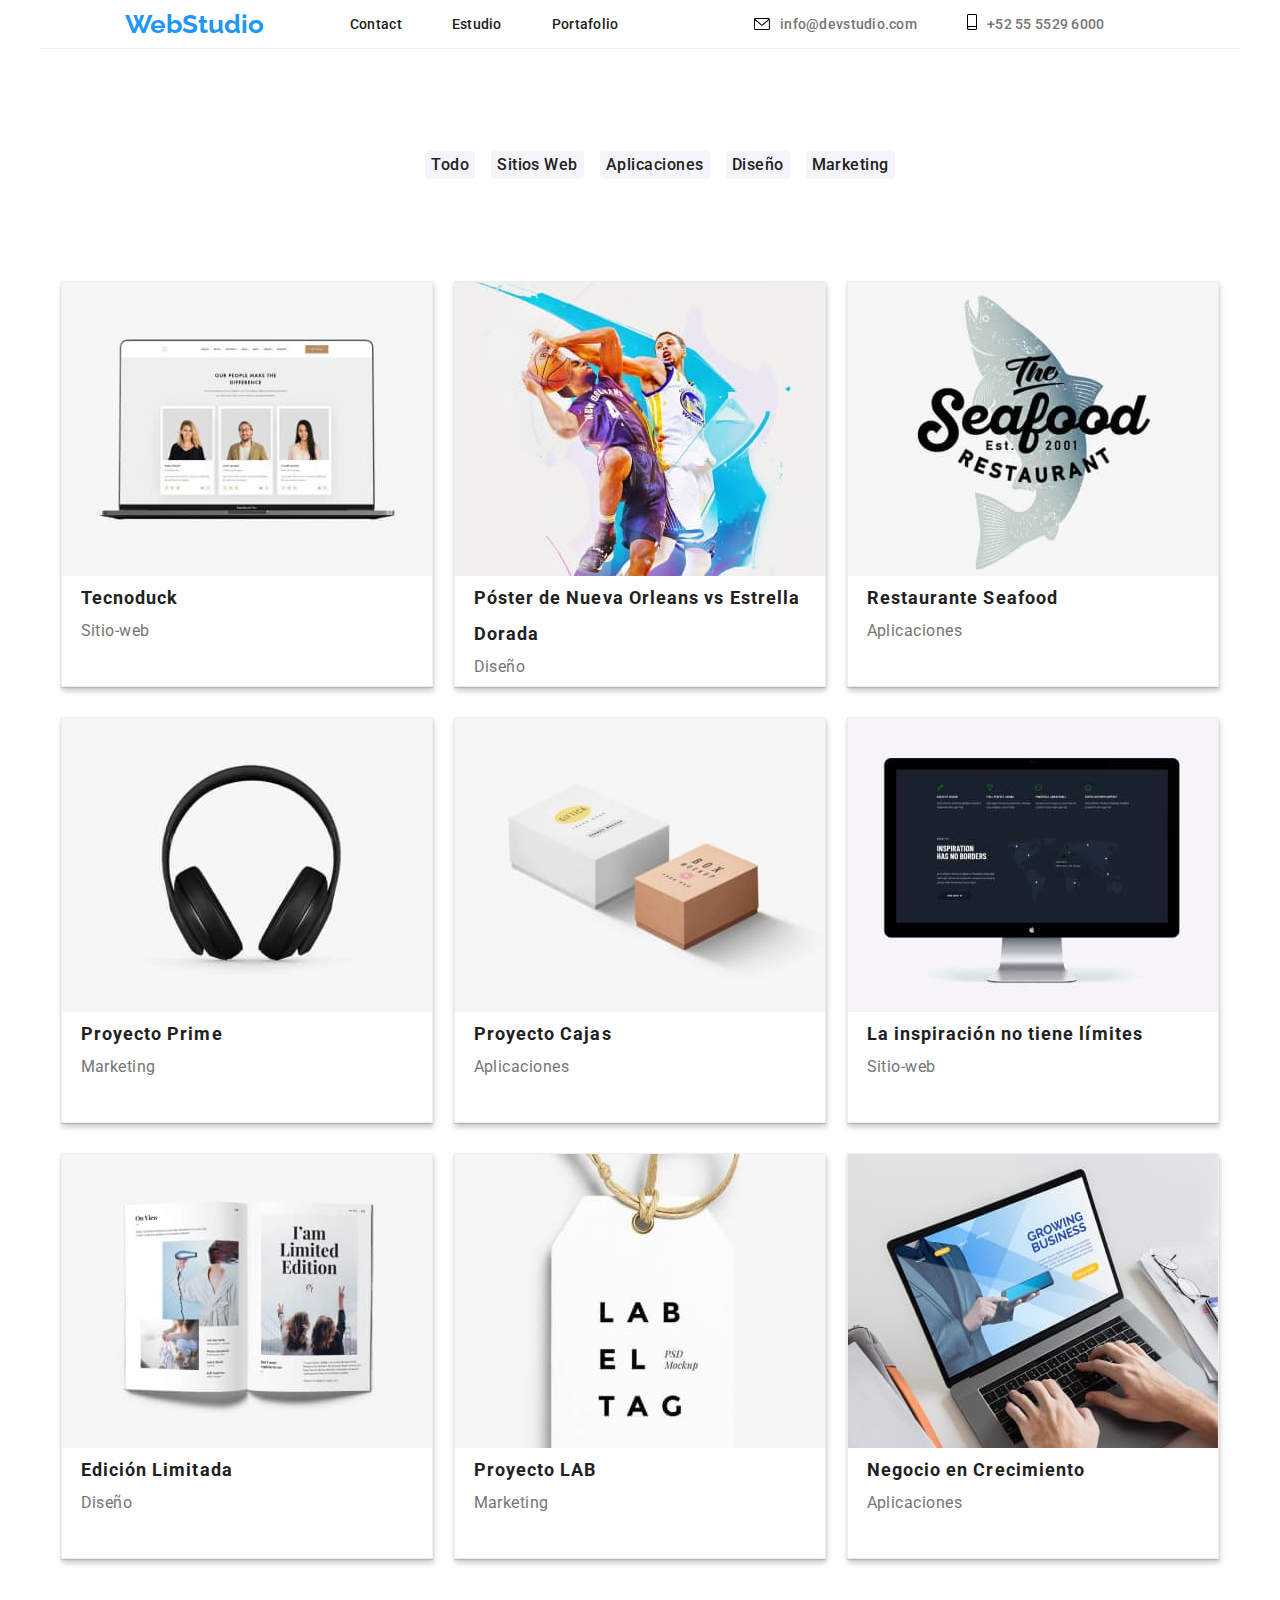
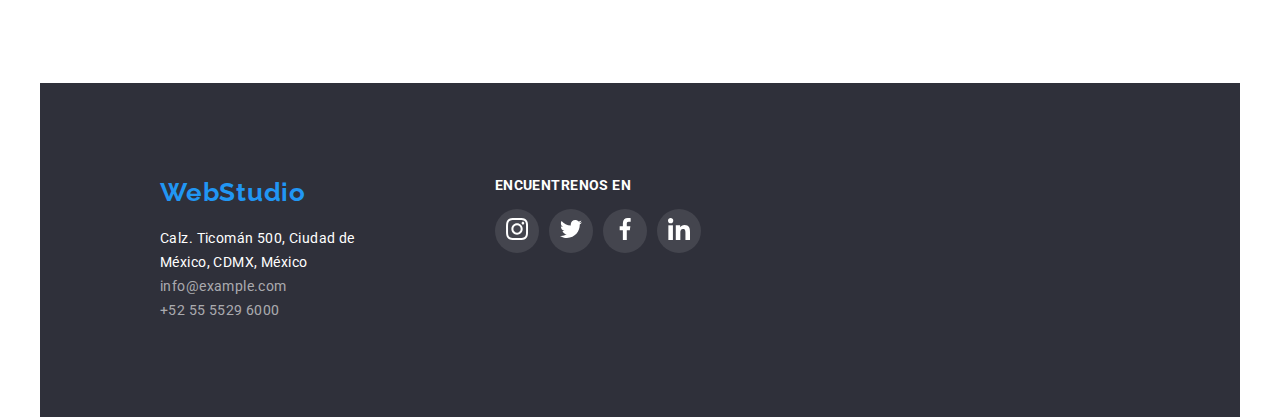
<file: portfolio.html>
<!DOCTYPE html>
<html lang="en">
  <head>
    <meta charset="UTF-8" />
    <meta http-equiv="X-UA-Compatible" content="IE=edge" />
    <meta name="viewport" content="width=device-width, initial-scale=1.0" />
    <link rel="stylesheet" href="css/styles.css" />
    <title>Potafolio</title>
  </head>

  <body>
    <div class="container">
    <header class="site-header">
      <a class="logoPrincipal" href="index.html">WebStudio</a>

      <nav class="nav">
        <ul class="list-container">
          <li>
            <a class="list-item" href="contact.html">Contact</a>
          </li>
          <li>
            <a class="list-item" href="studio.html">Estudio</a>
          </li>
          <li>
            <a class="list-item" href="portfolio.html">Portafolio</a>
          </li>
        </ul>
      </nav>

      <div class="headercontact">
        <aside>
          <svg class="icon-sobre">
            <use href="./images/sprites.svg#icon-sobre-activable">
          </svg>
        </aside>
        <a href="mailto:info@devstudio.com">info@devstudio.com</a>
        <aside>
          <svg class="icon-smarthphone">
            <use href="./images/sprites.svg#icon-telefonointeligente">
          </svg>
        </aside>
        <a href="tel:+525555296000">+52 55 5529 6000</a>
      </div>
    </header>

      <main>
        <section class="filterportfolio section">
          <ul class="filterportfolio">
            <li>
              <button class="buttonsmainportfolio" type="button">Todo</button>
            </li>
            <li>
              <button class="buttonsmainportfolio" type="button">
                Sitios Web
              </button>
            </li>
            <li>
              <button class="buttonsmainportfolio" type="button">
                Aplicaciones
              </button>
            </li>
            <li>
              <button class="buttonsmainportfolio" type="button">Diseño</button>
            </li>
            <li>
              <button class="buttonsmainportfolio" type="button">
                Marketing
              </button>
            </li>
          </ul>
        </section>
        <section class="section">
          <div class="products">
            <div class="cardproducts">
              <img
                src="images/Tecnoduck.jpg"
                alt="Productos"
                width="370"
              />
              <p class="tittleproducts">Tecnoduck</p>
              <p class="areaproduct">Sitio-web</p>
            </div>
            <div class="cardproducts">
              <img
                src="images/posternewo.jpg"
                alt="Productos"
                width="370"
              />
              <p class="tittleproducts">Póster de Nueva Orleans vs Estrella Dorada</p>
              <p class="areaproduct">Diseño</p>
            </div>
            <div class="cardproducts">
              <img
                src="images/restaurante.jpg"
                alt="Productos"
                width="370"
              />
              <p class="tittleproducts">Restaurante Seafood</p>
              <p class="areaproduct">Aplicaciones</p>
            </div>
            <div class="cardproducts">
              <img
                src="images/prime.jpg"
                alt="Productos"
                width="370"
              />
              <p class="tittleproducts">Proyecto Prime</p>
              <p class="areaproduct">Marketing</p>
            </div>
            <div class="cardproducts">
              <img
                src="images/cajas.jpg"
                alt="Productos"
                width="370"
              />
              <p class="tittleproducts">Proyecto Cajas</p>
              <p class="areaproduct">Aplicaciones</p>
            </div>
            <div class="cardproducts">
              <img
                src="images/display.jpg"
                alt="Productos"
                width="370"
              />
              <p class="tittleproducts">La inspiración no tiene límites</p>
              <p class="areaproduct">Sitio-web</p>
            </div>
            <div class="cardproducts">
              <img
                src="images/revista.jpg"
                alt="Productos"
                width="370"
              />
              <p class="tittleproducts">Edición Limitada</p>
              <p class="areaproduct">Diseño</p>
            </div>
            <div class="cardproducts">
              <img
                src="images/LAB.jpg"
                alt="Productos"
                width="370"
              />
              <p class="tittleproducts">Proyecto LAB</p>
              <p class="areaproduct">Marketing</p>
            </div>
            <div class="cardproducts">
              <img
                src="images/portatil.jpg"
                alt="Productos"
                width="370"
              />
              <p class="tittleproducts">Negocio en Crecimiento</p>
              <p class="areaproduct">Aplicaciones</p>
            </div>
          </div>
        </section>
      </main>

    <footer class="footer section">
      <div class="contentfooter">
        <a class="footerlogo" href="">WebStudio</a><br />
        <address class="address">
          Calz. Ticomán 500, Ciudad de<br />
          México, CDMX, México<br />

          <ul class="list-footer">
            <li>
              <a class="contactfooter" href="mailto:info@example.com">info@example.com</a><br />
            </li>
            <li>
              <a class="contactfooter" href="tel:+525555296000 ">+52 55 5529 6000</a>
            </li>
          </ul>
        </address>
      </div>

      <div class="socialfooter">

        <h3>ENCUENTRENOS EN</h3>

        <div>
          <ul class="listsocialfooter">
            <li>
              <aside>
                <svg class="icons-socialfooter">
                  <use href="./images/sprites.svg#icon-instagram">
                </svg>
              </aside>
            </li>
            <li>
              <aside>
                <svg class="icons-socialfooter">
                  <use href="./images/sprites.svg#icon-twitter">
                </svg>
              </aside>
            </li>
            <li>
              <aside>
                <svg class="icons-socialfooter">
                  <use href="./images/sprites.svg#icon-facebook">
                </svg>
              </aside>
            </li>
            <li>
              <aside>
                <svg class="icons-socialfooter">
                  <use href="./images/sprites.svg#icon-linkedin">
                </svg>
              </aside>
            </li>
          </ul>
        </div>
      </div>

  </footer>
    </div>
  </body>
</html>
</file>
<file: css/styles.css>
@import url("https://fonts.googleapis.com/css2?family=Raleway:ital,wght@0,700;1,700&family=Roboto:ital,wght@0,400;0,500;0,700;0,900;1,400;1,500;1,700;1,900&display=swap");
body {
  font-family: system-ui, -apple-system, BlinkMacSystemFont, "Segoe UI", Roboto,
    Oxygen, Ubuntu, Cantarell, "Open Sans", "Helvetica Neue", sans-serif;
  background: #ffffff;
  color: #212121;
  margin: auto;
  max-width: 1200px;
  font-family: "Roboto";
}

/* ESTILOS INDEX */

/*  HEADER */

.nav {
  display: flex;
  justify-content: center;
}

.site-header {
  display: flex;
  margin: auto;
  border-bottom: 1px solid #ececec;
  flex-wrap: wrap;
  justify-content: space-evenly;
  align-items: center;
  border-bottom: 1px solid #ececec;
}

/* Logo header */
.logoPrincipal {
  font-family: "Raleway";
  font-style: normal;
  font-weight: 700;
  font-size: 26px;
  text-decoration: none;
  color: #2196f3;
}

/* navegacion header */
.list-container {
  display: flex;
  list-style: none;
  flex-wrap: wrap;
  padding: 0%;
}

.list-item {
  display: flex;
  font-family: "Roboto";
  text-decoration: none;
  font-style: normal;
  font-weight: 500;
  font-size: 14px;
  line-height: 16px;
  letter-spacing: 0.02em;
  color: #212121;
  text-align: start;
  margin-right: 50px;
}

.list-item:hover {
  font-family: "Roboto";
  font-style: normal;
  font-weight: 500;
  font-size: 14px;
  line-height: 16px;
  letter-spacing: 0.02em;
  color: #2196f3;
}

/* contacto header  */
.headercontact {
  display: flex;
  justify-content: space-evenly;
  align-items: center;
  flex-wrap: wrap;
}
.headercontact:hover {
  fill: #2196f3;
  color: #2196f3;
}
.headercontact a {
  display: flex;
  font-family: "Roboto";
  text-decoration: none;
  font-style: normal;
  font-weight: 500;
  font-size: 14px;
  line-height: 16px;
  letter-spacing: 0.02em;
  color: #757575;
  margin-right: 50px;
  padding: 15px 0px;
}

.headercontact a:hover {
  font-family: "Roboto";
  font-style: normal;
  font-weight: 500;
  font-size: 14px;
  line-height: 16px;
  letter-spacing: 0.02em;
  color: #2196f3;
}

.icon-sobre {
  margin-right: 10px;
  height: 12px;
  width: 16px;
}

.icon-smarthphone {
  margin-right: 10px;
  height: 16px;
  width: 10px;
}

/* HERO */

.herocontainer {
  display: flex;
  flex-flow: column wrap;
  justify-content: space-around;
  padding: 0;
  margin: 0;
  width: 100%;
  background-image: url(../images/hero.jpg);
  background-color: rgba(47, 48, 58, 0.4);
  flex-wrap: wrap;
  justify-content: center;
  align-items: center;
}

.herocontent {
  display: flex;
  flex-direction: column;
  align-items: center;
}
.tittlehero {
  display: flex;
  font-family: "Roboto";
  font-style: normal;
  font-weight: 900;
  font-size: 44px;
  line-height: 136%;
  text-align: center;
  letter-spacing: 0.06em;
  text-transform: uppercase;
  color: #ffffff;
}

.buttonhero {
  display: flex;
  justify-content: center;
  align-items: center;
  padding: 10px 32px;
  gap: 10px;
  width: 261px;
  height: 50px;
  background: #2196f3;
  box-shadow: 0px 4px 4px rgba(0, 0, 0, 0.15);
  border-radius: 4px;
  color: #ffffff;
  border: none;
}

/* CUALIDADES */

.qualitiescontainer {
  display: flex;
  justify-content: space-around;
}

.qualitieslist {
  display: flex;
  flex-flow: row wrap;
  padding: 0;
  list-style: none;
  justify-content: space-evenly;
}

.qualitiesitem {
  width: 270px;
  height: 150px;
  margin: 10px;
  line-height: 150px;
  color: white;
  font-weight: bold;
  font-size: 3em;
  text-align: center;
  font-family: "Roboto";
  font-style: normal;
  font-weight: 400;
  font-size: 14px;
  line-height: 171%;
  letter-spacing: 0.03em;
  color: #757575;
}
.icons-qualitiescontainer {
  display: flex;
  justify-content: space-around;
}

.icons-qualitieslist {
  display: flex;
  flex-flow: row wrap;
  padding: 0;
  justify-content: space-evenly;
}

.icons-qualitiesitem {
  display: flex;
  width: 270px;
  height: 120px;
  margin: 10px;
  justify-content: space-around;
  align-items: center;
  background: #f5f4fa;
  border-radius: 4px;
}
.icons-qualitiesitem svg {
  display: flex;
  width: 70px;
  height: 70px;
}

.qualitiesitem p {
  text-align: left;
  font-family: "Roboto";
  font-style: normal;
  font-weight: 400;
  font-size: 14px;
  line-height: 171%;

  letter-spacing: 0.03em;

  color: #757575;
}

.qualitiesitem h4 {
  text-align: left;
  font-family: "Roboto";
  font-style: normal;
  font-weight: 700;
  font-size: 14px;
  line-height: 16px;
  letter-spacing: 0.03em;
  text-transform: uppercase;

  color: #212121;
}

/* SERVICIOS */

.services {
  display: flex;
  flex-basis: auto;
  justify-content: center;
  flex-wrap: wrap;
}

.services div {
  display: flex;
  justify-content: space-evenly;
  flex-wrap: wrap;
}
.services div img {
  width: 300px;
  height: 300px;
  margin-bottom: 10px;
}

.tittleservices {
  display: flex;
  justify-content: center;
  width: 100%;
  font-family: "Roboto";
  font-style: normal;
  font-weight: 700;
  font-size: 36px;
  line-height: 42px;
  text-align: center;
  letter-spacing: 0.03em;
  color: #212121;
}

.servicesimg {
  display: flex;
  align-items: center;
  justify-content: center;
  width: 1173px;
}

.servicesimg img {
  display: flex;
  width: 373.16px;
  height: 323.7px;
}

/* TARJETAS PERFIL */
.ustittle {
  font-family: "Roboto";
  font-style: normal;
  font-weight: 700;
  font-size: 36px;
  line-height: 42px;
  text-align: center;
  letter-spacing: 0.03em;
  color: #212121;
  width: 100%;
}

.profilecontainer {
  display: flex;
  justify-content: space-evenly;
  flex-wrap: wrap;
  background: #f5f4fa;
}

.cardprofile {
  width: 270px;
  height: 428px;
  border-radius: 0px;
  background: #ffffff;
  box-shadow: 0px 1px 3px rgba(0, 0, 0, 0.12), 0px 1px 1px rgba(0, 0, 0, 0.14),
    0px 2px 1px rgba(0, 0, 0, 0.2);
  border-radius: 0px 0px 4px 4px;
  margin-bottom: 5%;
}

.cardprofile img {
  width: 270px;
  height: 260px;
}

.personname {
  font-family: "Roboto";
  font-style: normal;
  font-weight: 500;
  font-size: 16px;
  line-height: 19px;
  text-align: center;
  letter-spacing: 0.03em;
  color: #212121;
}

.personposition {
  font-family: "Roboto";
  font-style: normal;
  font-weight: 400;
  font-size: 16px;
  line-height: 19px;
  text-align: center;
  letter-spacing: 0.03em;
  color: #757575;
}

.socialprofiles {
  display: flex;
  flex-direction: row;
  list-style: none;
  justify-content: space-around;
  margin: auto;
  padding: 10px;
}

.socialprofiles li {
  display: flex;
  justify-content: center;
  align-items: center;
  width: 44px;
  height: 44px;
  margin-right: 10px;
  border-radius: 100%;
}

.socialprofiles li:hover {
  background-color: #2196f3;
  display: flex;
  justify-content: center;
  align-items: center;
  width: 44px;
  height: 44px;
  margin-right: 10px;
  border-radius: 100%;
}

.icons-socialprofiles {
  width: 20px;
  height: 20px;

  padding: 44px;
  fill: #afb1b8;
}
.icons-socialprofiles:hover {
  width: 20px;
  height: 20px;
  fill: #ffffff;
}

/* CLIENTES */

.icons-clientscontainer {
  display: flex;
  justify-content: space-around;
}

.icons-clientslist {
  display: flex;
  flex-flow: row wrap;
  padding: 0;
  justify-content: space-evenly;
}

.icons-clientsitem {
  display: flex;
  width: 170px;
  height: 81px;
  margin: 10px;
  justify-content: space-around;
  align-items: center;
  box-sizing: border-box;
  border: 1px solid #afb1b8;
  border-radius: 4px;
}

.icons-clientsitem:hover {
  border: 1px solid #2196f3;
  fill: #2196f3;
}

.icons-clientsitem svg {
  fill: #afb1b8;
  display: flex;
  width: 70px;
  height: 70px;
  padding: 41px 85px;
}

.icons-clientsitem svg:hover {
  fill: #2196f3;
  display: flex;
  width: 70px;
  height: 70px;
  padding: 41px 85px;
}
/* FOOTER */

.footer {
  display: flex;
  flex-wrap: wrap;
  background: #2f303a;
  padding: 60px 0 47px 0px;
}

.contentfooter {
  display: flex;
  flex-direction: column;
  align-items: flex-start;
  margin: 0px 20px 0 10%;
}

.socialfooter {
  display: flex;
  flex-basis: 20%;
  flex-direction: column;
  list-style: none;

  margin: 0px 20px 0 10%;
}

.socialfooter h3 {
  font-family: "Roboto";
  font-style: normal;
  font-weight: 700;
  font-size: 14px;
  line-height: 16px;
  letter-spacing: 0.03em;
  text-transform: uppercase;
  color: #ffffff;
  margin: 0;
}

.listsocialfooter {
  display: flex;
  flex-direction: row;
  list-style: none;
  padding: 0;
}

.listsocialfooter li {
  display: flex;
  justify-content: center;
  align-items: center;
  width: 44px;
  height: 44px;
  background: rgba(255, 255, 255, 0.1);
  margin-right: 10px;
  border-radius: 100%;
}

.listsocialfooter li:hover {
  display: flex;
  justify-content: center;
  align-items: center;
  width: 44px;
  height: 44px;
  background: #2196f3;
  margin-right: 10px;
  border-radius: 100%;
}

.icons-socialfooter {
  width: 22px;
  height: 22px;
  fill: #ffffff;
}

.footerlogo {
  display: flex;
  flex-wrap: wrap;
  font-family: "Raleway";
  font-style: normal;
  text-decoration: none;
  font-weight: 700;
  font-size: 26px;
  line-height: 31px;
  letter-spacing: 0.03em;
  color: #2196f3;
}

.address {
  font-family: "Roboto";
  text-decoration: none;
  font-style: normal;
  font-weight: 400;
  font-size: 14px;
  line-height: 171%;
  letter-spacing: 0.03em;
  color: #ffffff;
}
.list-footer {
  display: flex;
  flex-direction: column;
  flex-wrap: wrap;
  list-style: none;
  padding: 0;
  margin: 0%;
}

.contactfooter {
  color: rgba(255, 255, 255, 0.6);
  text-decoration: none;
}

/* ESTILOS PORTAFOLIO */

.container {
  max-width: 1200px;
}

.section {
  padding: 94px 0px;
}

.portfoliocontainer {
  display: flex;
  flex-wrap: wrap;
  max-width: 1200px;
}

.filterportfolio {
  display: flex;
  flex-wrap: wrap;
  list-style: none;
  max-width: 1200px;
  justify-content: center;
  margin: auto;
  padding-bottom: 0;
}

.buttonsmainportfolio {
  margin: 8px;
  font-family: "Roboto";
  font-style: normal;
  font-weight: 500;
  font-size: 16px;
  line-height: 162%;
  text-align: center;
  letter-spacing: 0.03em;
  border: none;
  border-radius: 4px;
  color: #212121;
  background: #f5f4fa;
}

.buttonsmainportfolio:hover {
  font-family: "Roboto";
  font-style: normal;
  font-weight: 500;
  font-size: 16px;
  line-height: 162%;
  text-align: center;
  letter-spacing: 0.03em;
  color: #ffffff;
  background: #2196f3;
  box-shadow: 0px 3px 1px rgba(0, 0, 0, 0.1), 0px 1px 2px rgba(0, 0, 0, 0.08),
    0px 2px 2px rgba(0, 0, 0, 0.12);
  border-radius: 4px;
}

/* PRODUCTOS */

.products {
  display: flex;
  flex-wrap: wrap;
  list-style: none;
  max-width: 1200px;
  justify-content: space-evenly;
  margin: auto;
}

.cardproducts {
  width: 370px;
  height: 404px;
  background: #ffffff;
  border: 1px solid #eeeeee;
  box-shadow: 0px 1px 1px rgba(0, 0, 0, 0.12), 0px 4px 4px rgba(0, 0, 0, 0.06),
    1px 4px 6px rgba(0, 0, 0, 0.16);
  margin-bottom: 30px;
}

.cardproducts img {
  width: 370px;
  height: 294px;
}

.cardproducts p {
  padding-left: 5%;
  margin: 0;
}

.tittleproducts {
  font-family: "Roboto";
  font-style: normal;
  font-weight: 700;
  font-size: 18px;
  line-height: 200%;
  letter-spacing: 0.06em;
  color: #212121;
  left: calc(50% - 322px / 2 - 400px);
  top: calc(50% - 36px / 2 - 334px);
}

.areaproduct {
  font-family: "Roboto";
  font-style: normal;
  font-weight: 400;
  font-size: 16px;
  line-height: 188%;
  letter-spacing: 0.03em;
  color: #757575;
}
</file>
